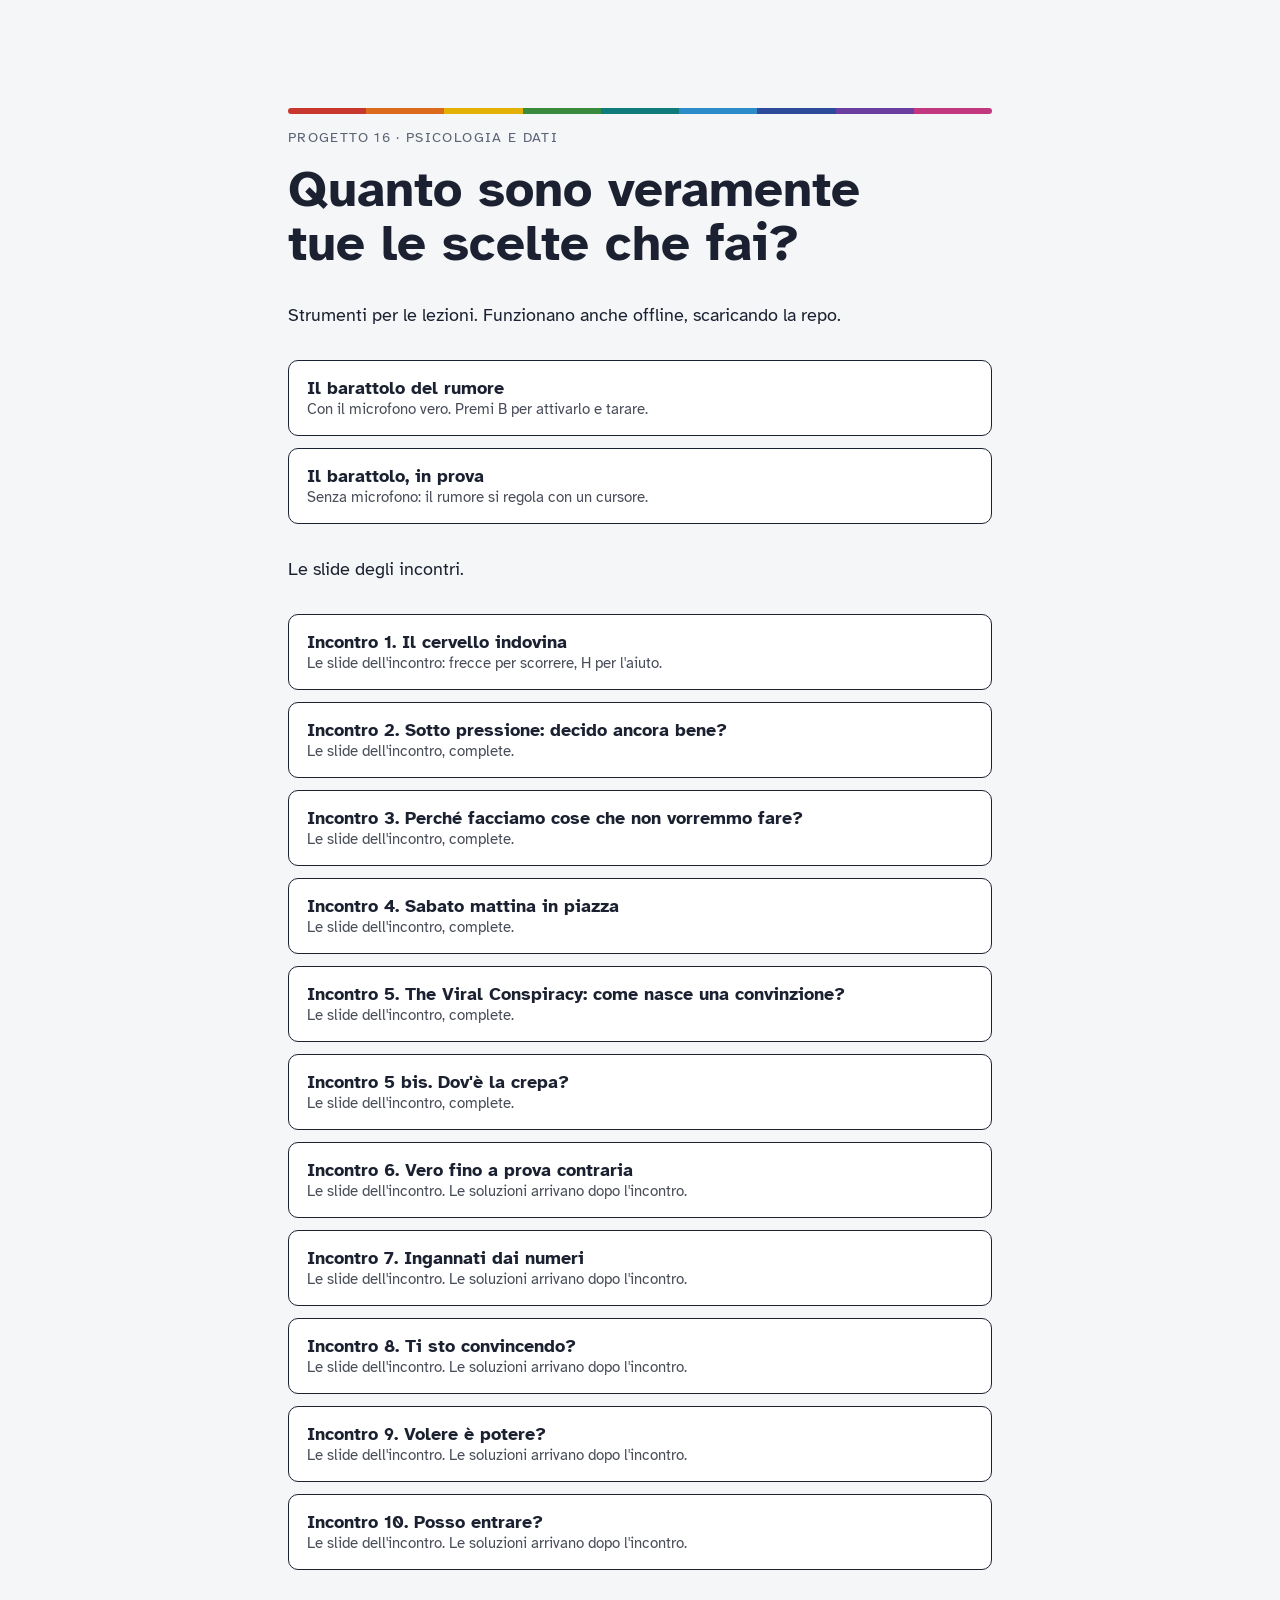
<file: index.html>
<!doctype html>
<html lang="it">
<head>
<meta charset="utf-8">
<meta name="viewport" content="width=device-width, initial-scale=1">
<title>Progetto 16</title>
<link rel="stylesheet" href="design/palette.css">
<style>
@font-face{font-family:"Atkinson Hyperlegible";src:url("design/fonts/AtkinsonHyperlegible-Regular.ttf");font-weight:400}
@font-face{font-family:"Atkinson Hyperlegible";src:url("design/fonts/AtkinsonHyperlegible-Bold.ttf");font-weight:700}
body{margin:0;background:var(--p16-carta);color:var(--p16-inchiostro);font-family:var(--p16-font)}
main{max-width:44rem;margin:0 auto;padding:12vh 20px}
.occhiello{font-size:.85rem;letter-spacing:.1em;text-transform:uppercase;color:var(--p16-grigio)}
h1{font-size:clamp(2rem,6vw,3.2rem);line-height:1.05;margin:.3em 0 .6em;text-wrap:balance}
p{font-size:1.1rem;line-height:1.5}
ul{list-style:none;padding:0;display:grid;gap:12px;margin:2rem 0}
a.voce{display:block;padding:16px 18px;border:1.5px solid var(--p16-inchiostro);border-radius:10px;
  color:var(--p16-inchiostro);text-decoration:none;background:var(--p16-bianco)}
a.voce:hover,a.voce:focus-visible{background:var(--p16-inchiostro);color:var(--p16-bianco);outline:none}
a.voce b{display:block;font-size:1.15rem}
a.voce span{font-size:.95rem;opacity:.8}
.strisce{display:flex;height:6px;border-radius:3px;overflow:hidden}
.strisce i{flex:1}
</style>
</head>
<body>
<main>
  <div class="strisce" aria-hidden="true">
    <i style="background:var(--p16-g-rosso)"></i><i style="background:var(--p16-g-arancio)"></i><i style="background:var(--p16-g-giallo)"></i>
    <i style="background:var(--p16-g-verde)"></i><i style="background:var(--p16-g-petrolio)"></i><i style="background:var(--p16-g-azzurro)"></i>
    <i style="background:var(--p16-g-blu)"></i><i style="background:var(--p16-g-viola)"></i><i style="background:var(--p16-g-rosa)"></i>
  </div>
  <p class="occhiello">Progetto 16 · Psicologia e dati</p>
  <h1>Quanto sono veramente tue le scelte che fai?</h1>
  <p>Strumenti per le lezioni. Funzionano anche offline, scaricando la repo.</p>
  <ul>
    <li><a class="voce" href="semaforo/demo.html"><b>Il barattolo del rumore</b><span>Con il microfono vero. Premi B per attivarlo e tarare.</span></a></li>
    <li><a class="voce" href="semaforo/demo.html?simula"><b>Il barattolo, in prova</b><span>Senza microfono: il rumore si regola con un cursore.</span></a></li>
  </ul>
  <p>Le slide degli incontri.</p>
  <ul id="incontri">
    <li><a class="voce" href="incontri/incontro-01/"><b>Incontro 1. Il cervello indovina</b><span>Le slide dell'incontro: frecce per scorrere, H per l'aiuto.</span></a></li>
    <li><a class="voce" href="incontri/incontro-02/"><b>Incontro 2. Sotto pressione: decido ancora bene?</b><span>Le slide dell'incontro, complete.</span></a></li>
    <li><a class="voce" href="incontri/incontro-03/"><b>Incontro 3. Perché facciamo cose che non vorremmo fare?</b><span>Le slide dell'incontro, complete.</span></a></li>
    <li><a class="voce" href="incontri/incontro-04/"><b>Incontro 4. Sabato mattina in piazza</b><span>Le slide dell'incontro, complete.</span></a></li>
    <li><a class="voce" href="incontri/incontro-05/"><b>Incontro 5. The Viral Conspiracy: come nasce una convinzione?</b><span>Le slide dell'incontro, complete.</span></a></li>
    <li><a class="voce" href="incontri/incontro-05bis/"><b>Incontro 5 bis. Dov'è la crepa?</b><span>Le slide dell'incontro, complete.</span></a></li>
    <li><a class="voce" href="incontri/incontro-06/"><b>Incontro 6. Vero fino a prova contraria</b><span>Le slide dell'incontro. Le soluzioni arrivano dopo l'incontro.</span></a></li>
    <li><a class="voce" href="incontri/incontro-07/"><b>Incontro 7. Ingannati dai numeri</b><span>Le slide dell'incontro. Le soluzioni arrivano dopo l'incontro.</span></a></li>
    <li><a class="voce" href="incontri/incontro-08/"><b>Incontro 8. Ti sto convincendo?</b><span>Le slide dell'incontro. Le soluzioni arrivano dopo l'incontro.</span></a></li>
    <li><a class="voce" href="incontri/incontro-09/"><b>Incontro 9. Volere è potere?</b><span>Le slide dell'incontro. Le soluzioni arrivano dopo l'incontro.</span></a></li>
    <li><a class="voce" href="incontri/incontro-10/"><b>Incontro 10. Posso entrare?</b><span>Le slide dell'incontro. Le soluzioni arrivano dopo l'incontro.</span></a></li>
  </ul>
</main>
</body>
</html>
</file>
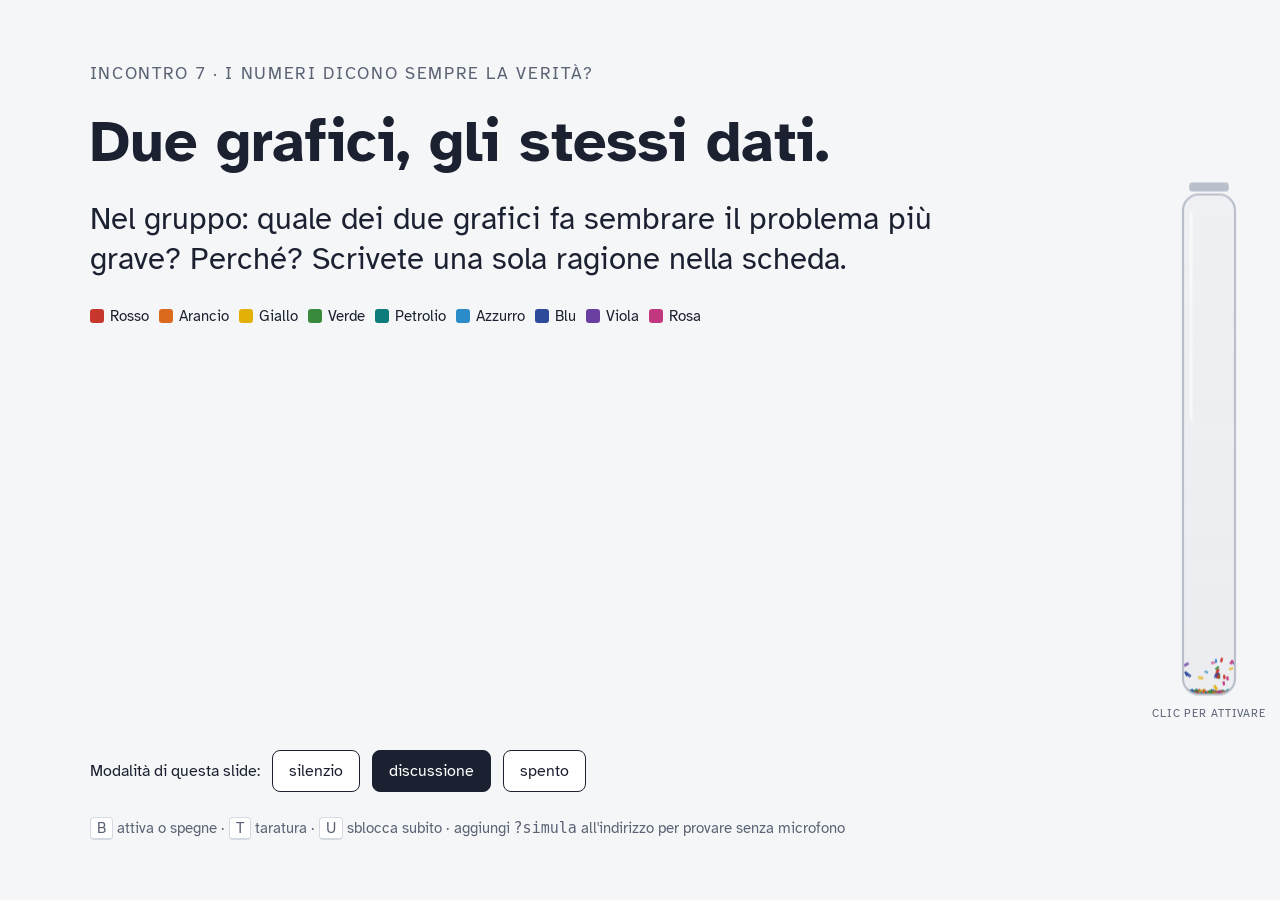
<file: semaforo/demo.html>
<!doctype html>
<html lang="it">
<head>
<meta charset="utf-8">
<meta name="viewport" content="width=device-width, initial-scale=1">
<title>Barattolo del rumore · prova</title>
<link rel="stylesheet" href="../design/palette.css">
<style>
@font-face{font-family:"Atkinson Hyperlegible";src:url("../design/fonts/AtkinsonHyperlegible-Regular.ttf");font-weight:400}
@font-face{font-family:"Atkinson Hyperlegible";src:url("../design/fonts/AtkinsonHyperlegible-Bold.ttf");font-weight:700}
html,body{height:100%}
body{margin:0;background:var(--p16-carta);color:var(--p16-inchiostro);font-family:var(--p16-font)}
.slide{box-sizing:border-box;height:100%;padding:7vh 140px 7vh 7vw;display:flex;flex-direction:column;gap:3vh}
.occhiello{font-size:clamp(14px,1.3vw,22px);letter-spacing:.1em;text-transform:uppercase;color:var(--p16-grigio)}
h1{font-size:clamp(34px,4.6vw,80px);line-height:1.05;margin:0;max-width:16em;text-wrap:balance}
.consegna{font-size:clamp(22px,2.4vw,42px);max-width:28em;line-height:1.3}
.modi{margin-top:auto;display:flex;flex-wrap:wrap;gap:12px;align-items:center;font-size:16px}
.modi button{font:inherit;padding:10px 16px;border-radius:8px;border:1.5px solid var(--p16-inchiostro);background:var(--p16-bianco);color:var(--p16-inchiostro);cursor:pointer}
.modi button[aria-pressed="true"]{background:var(--p16-inchiostro);color:var(--p16-bianco)}
.tasti{font-size:15px;color:var(--p16-grigio)}
kbd{border:1px solid var(--p16-linea);border-bottom-width:2px;border-radius:4px;padding:1px 6px;background:var(--p16-bianco);font-family:inherit}
.gruppi{display:flex;gap:10px;flex-wrap:wrap}
.gruppi span{display:inline-flex;align-items:center;gap:6px;font-size:15px}
.gruppi i{width:14px;height:14px;border-radius:3px;display:inline-block}
</style>
</head>
<body>
<section class="slide" data-rumore="discussione">
  <div class="occhiello">Incontro 7 · I numeri dicono sempre la verità?</div>
  <h1>Due grafici, gli stessi dati.</h1>
  <div class="consegna">Nel gruppo: quale dei due grafici fa sembrare il problema più grave? Perché? Scrivete una sola ragione nella scheda.</div>
  <div class="gruppi" aria-label="Colori dei gruppi">
    <span><i style="background:var(--p16-g-rosso)"></i>Rosso</span><span><i style="background:var(--p16-g-arancio)"></i>Arancio</span>
    <span><i style="background:var(--p16-g-giallo)"></i>Giallo</span><span><i style="background:var(--p16-g-verde)"></i>Verde</span>
    <span><i style="background:var(--p16-g-petrolio)"></i>Petrolio</span><span><i style="background:var(--p16-g-azzurro)"></i>Azzurro</span>
    <span><i style="background:var(--p16-g-blu)"></i>Blu</span><span><i style="background:var(--p16-g-viola)"></i>Viola</span>
    <span><i style="background:var(--p16-g-rosa)"></i>Rosa</span>
  </div>
  <div class="modi">
    <span>Modalità di questa slide:</span>
    <button data-m="silenzio">silenzio</button>
    <button data-m="discussione">discussione</button>
    <button data-m="spento">spento</button>
  </div>
  <div class="tasti"><kbd>B</kbd> attiva o spegne · <kbd>T</kbd> taratura · <kbd>U</kbd> sblocca subito · aggiungi <code>?simula</code> all'indirizzo per provare senza microfono</div>
</section>
<script src="barattolo.js"></script>
<script>
  Barattolo.monta({ modalita: "discussione" });
  const bott = document.querySelectorAll(".modi button");
  const segna = m => bott.forEach(b => b.setAttribute("aria-pressed", String(b.dataset.m === m)));
  bott.forEach(b => b.addEventListener("click", () => { Barattolo.modalita(b.dataset.m); segna(b.dataset.m); b.blur(); }));
  segna("discussione");
</script>
</body>
</html>
</file>
<file: design/palette.css>
/* Progetto 16. Palette comune (traduzione di palette.json).
   Uso: <link rel="stylesheet" href="../design/palette.css">
   Le slide sono proiettate su sfondo chiaro (carta) con testo inchiostro;
   i colori dei gruppi sono accenti, mai sfondi di testo lungo. */
:root{
  --p16-carta:#F5F6F8;
  --p16-bianco:#FFFFFF;
  --p16-inchiostro:#1B2130;
  --p16-grigio:#5B6475;
  --p16-linea:#D5DAE2;
  --p16-notte:#0D1322;

  --p16-calma:#2FA36B;
  --p16-attenzione:#E3A008;
  --p16-blocco:#D9482B;

  --p16-g-rosso:#C8372D;
  --p16-g-arancio:#DB6A1C;
  --p16-g-giallo:#E2B007;
  --p16-g-verde:#3A8A3E;
  --p16-g-petrolio:#0E7C7B;
  --p16-g-azzurro:#2C8BC9;
  --p16-g-blu:#2E4A9B;
  --p16-g-viola:#6B3FA0;
  --p16-g-rosa:#C2387F;

  --p16-font:"Atkinson Hyperlegible","Atkinson",system-ui,-apple-system,"Segoe UI",sans-serif;
}
</file>
